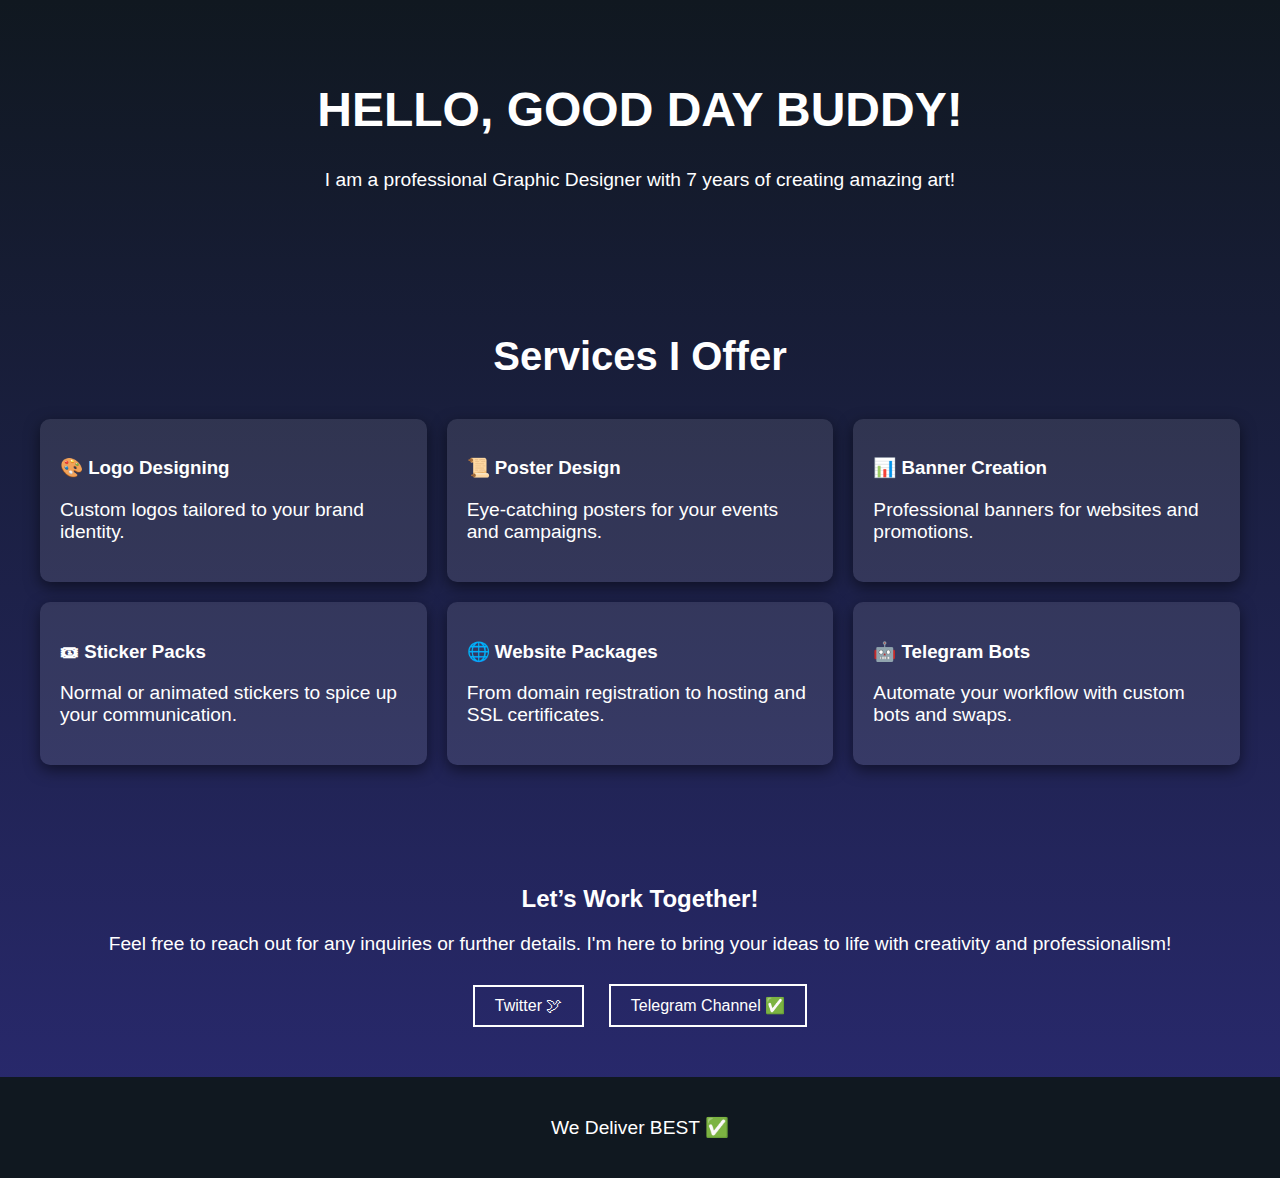
<file: index.html>
<!DOCTYPE html>
<html lang="en">
<head>
  <meta charset="UTF-8">
  <meta name="viewport" content="width=device-width, initial-scale=1.0">
  <title>The Graphics Nation</title>
  <link rel="stylesheet" href="style.css">
</head>
<body>
  <header>
    <div class="hero">
      <h1>Hello, Good Day Buddy!</h1>
      <p>I am a professional Graphic Designer with 7 years of creating amazing art!</p>
    </div>
  </header>
  <main>
    <section class="services">
      <h2>Services I Offer</h2>
      <div class="service-grid">
        <div class="card">
          <h3>🎨 Logo Designing</h3>
          <p>Custom logos tailored to your brand identity.</p>
        </div>
        <div class="card">
          <h3>📜 Poster Design</h3>
          <p>Eye-catching posters for your events and campaigns.</p>
        </div>
        <div class="card">
          <h3>📊 Banner Creation</h3>
          <p>Professional banners for websites and promotions.</p>
        </div>
        <div class="card">
          <h3>🎟 Sticker Packs</h3>
          <p>Normal or animated stickers to spice up your communication.</p>
        </div>
        <div class="card">
          <h3>🌐 Website Packages</h3>
          <p>From domain registration to hosting and SSL certificates.</p>
        </div>
        <div class="card">
          <h3>🤖 Telegram Bots</h3>
          <p>Automate your workflow with custom bots and swaps.</p>
        </div>
      </div>
    </section>
    <section class="cta">
      <h2>Let’s Work Together!</h2>
      <p>Feel free to reach out for any inquiries or further details. I'm here to bring your ideas to life with creativity and professionalism!</p>
      <div class="contact-links">
        <a href="https://x.com/nationgraphics1" target="_blank">Twitter 🕊</a>
        <a href="https://t.me/+PYRDNQjr-2gwODkx" target="_blank">Telegram Channel ✅</a>
      </div>
    </section>
  </main>
  <footer>
    <p>We Deliver BEST ✅</p>
  </footer>
  <script src="main.js"></script>
</body>
</html>
</file>
<file: style.css>
/* styles.css */
body {
  margin: 0;
  font-family: Arial, sans-serif;
  background: linear-gradient(to bottom, #101820, #2a2a72);
  color: white;
  overflow-x: hidden;
}

header .hero {
  text-align: center;
  padding: 50px 20px;
  animation: fadeIn 2s;
}

h1 {
  font-size: 3rem;
  text-transform: uppercase;
  animation: slideIn 1.5s;
}

p {
  font-size: 1.2rem;
}

.services {
  padding: 40px 20px;
}

.services h2 {
  text-align: center;
  font-size: 2.5rem;
  margin-bottom: 20px;
  animation: slideIn 1.5s;
}

.service-grid {
  display: grid;
  grid-template-columns: repeat(auto-fit, minmax(300px, 1fr));
  gap: 20px;
  padding: 20px;
}

.card {
  background: rgba(255, 255, 255, 0.1);
  padding: 20px;
  border-radius: 10px;
  box-shadow: 0 5px 15px rgba(0, 0, 0, 0.5);
  transition: transform 0.3s ease, background 0.3s ease;
}

.card:hover {
  transform: scale(1.05);
  background: rgba(255, 255, 255, 0.2);
}

.cta {
  text-align: center;
  padding: 40px 20px;
}

.contact-links a {
  display: inline-block;
  margin: 10px;
  padding: 10px 20px;
  border: 2px solid white;
  text-decoration: none;
  color: white;
  transition: all 0.3s ease;
}

.contact-links a:hover {
  background: white;
  color: #2a2a72;
}

footer {
  text-align: center;
  padding: 20px 10px;
  background: #101820;
}

@keyframes fadeIn {
  from {
    opacity: 0;
  }
  to {
    opacity: 1;
  }
}

@keyframes slideIn {
  from {
    transform: translateY(-50px);
  }
  to {
    transform: translateY(0);
  }
}
</file>
